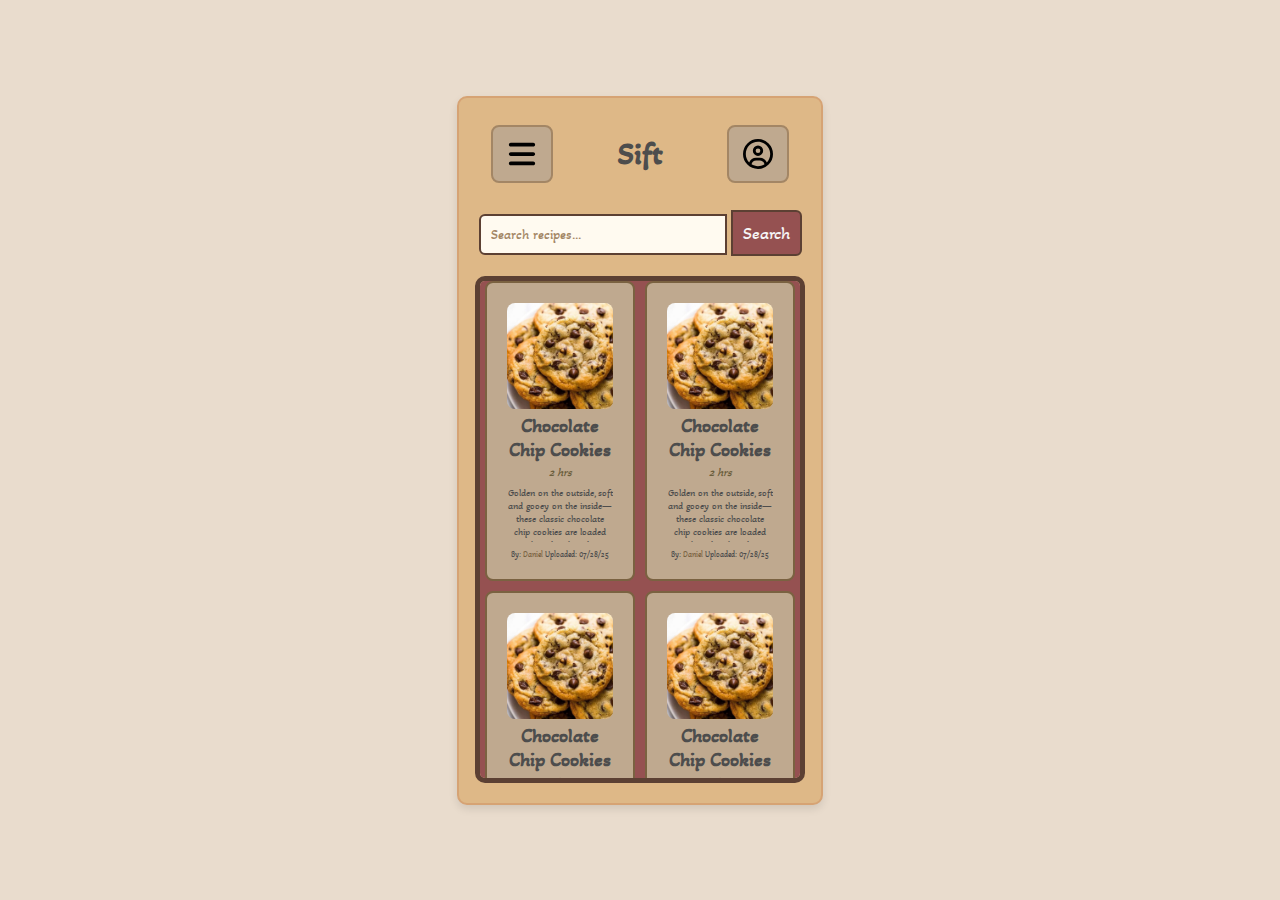
<file: index.html>
<!DOCTYPE html>
<html lang="en">
  <head>
    <meta charset="UTF-8" />
    <meta name="viewport" content="width=device-width, initial-scale=1.0" />
    <title>Sift</title>
    <link rel="stylesheet" href="/styles.css" />
    <link rel="preconnect" href="https://fonts.googleapis.com" />
    <link rel="preconnect" href="https://fonts.gstatic.com" crossorigin />
    <link
      href="https://fonts.googleapis.com/css2?family=Akaya+Kanadaka&display=swap"
      rel="stylesheet"
    />
  </head>
  <body>
    <div id="container">
      <nav id="top_nav">
        <div class="dropdown">
          <button id="menu_button">
            <img id="menu_icon" src="bars-solid.svg" alt="Menu" />
          </button>
          <div class="dropdown_menu" id="menu_dropdown">
            <a href="index.html" class="dropdown_box">Home</a>
            <a href="my_creations.html" class="dropdown_box">My Creations</a>
            <a href="settings.html" class="dropdown_box">Settings</a>
          </div>
        </div>

        <h1>Sift</h1>

        <div class="dropdown">
          <button id="profile_button">
            <img
              id="profile_icon"
              src="circle-user-regular.svg"
              alt="Profile"
            />
          </button>
          <div class="dropdown_menu" id="profile_dropdown">
            <a href="profile.html" class="dropdown_box">Profile</a>
            <a href="my_creations.html" class="dropdown_box">My Creations</a>
            <a href="sign_in.html" class="dropdown_box">Sign In</a>
            <a href="sign_up.html" class="dropdown_box">Sign Up</a>
            <button>Sign Out</button>
          </div>
        </div>
      </nav>

      <div id="search_container">
        <form id="search_form">
          <label for="search">
            <input type="search" id="search" placeholder="Search recipes..." />
          </label>
          <button type="submit" id="search_button">Search</button>
        </form>
      </div>

      <div id="box_container">
        <div class="box">
          <img class="food_image" src="food_image_01.jpg" />
          <p class="food_name">Chocolate Chip Cookies</p>
          <p class="food_time">2 hrs</p>
          <p class="food_description">
            Golden on the outside, soft and gooey on the inside—these classic
            chocolate chip cookies are loaded with melty chocolate chunks and
            just the right touch of brown sugar for a rich, comforting bite.
            Perfect with a glass of milk or straight from the baking sheet.
          </p>
          <p class="food_about">
            By: <a href="#">Daniel</a> Uploaded: 07/28/25
          </p>
        </div>
        <div class="box">
          <img class="food_image" src="food_image_01.jpg" />
          <p class="food_name">Chocolate Chip Cookies</p>
          <p class="food_time">2 hrs</p>
          <p class="food_description">
            Golden on the outside, soft and gooey on the inside—these classic
            chocolate chip cookies are loaded with melty chocolate chunks and
            just the right touch of brown sugar for a rich, comforting bite.
            Perfect with a glass of milk or straight from the baking sheet.
          </p>
          <p class="food_about">
            By: <a href="#">Daniel</a> Uploaded: 07/28/25
          </p>
        </div>
        <div class="box">
          <img class="food_image" src="food_image_01.jpg" />
          <p class="food_name">Chocolate Chip Cookies</p>
          <p class="food_time">2 hrs</p>
          <p class="food_description">
            Golden on the outside, soft and gooey on the inside—these classic
            chocolate chip cookies are loaded with melty chocolate chunks and
            just the right touch of brown sugar for a rich, comforting bite.
            Perfect with a glass of milk or straight from the baking sheet.
          </p>
          <p class="food_about">
            By: <a href="#">Daniel</a> Uploaded: 07/28/25
          </p>
        </div>
        <div class="box">
          <img class="food_image" src="food_image_01.jpg" />
          <p class="food_name">Chocolate Chip Cookies</p>
          <p class="food_time">2 hrs</p>
          <p class="food_description">
            Golden on the outside, soft and gooey on the inside—these classic
            chocolate chip cookies are loaded with melty chocolate chunks and
            just the right touch of brown sugar for a rich, comforting bite.
            Perfect with a glass of milk or straight from the baking sheet.
          </p>
          <p class="food_about">
            By: <a href="#">Daniel</a> Uploaded: 07/28/25
          </p>
        </div>
      </div>
    </div>
    <script src="script.js"></script>
  </body>
</html>
</file>
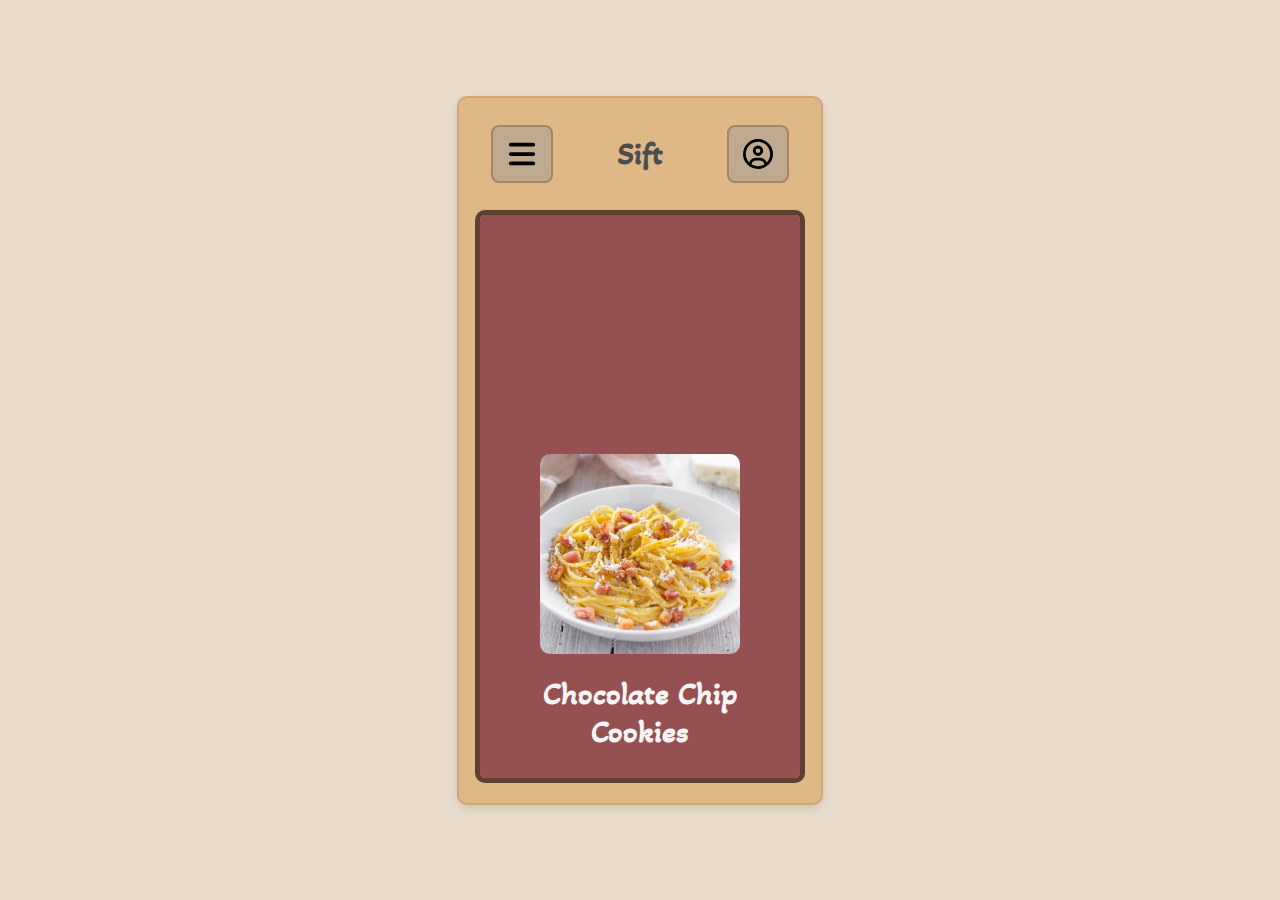
<file: food.html>
<!DOCTYPE html>
<html lang="en">
  <head>
    <meta charset="UTF-8" />
    <meta name="viewport" content="width=device-width, initial-scale=1.0" />
    <title>Sift</title>
    <link rel="stylesheet" href="/styles.css" />
    <link rel="preconnect" href="https://fonts.googleapis.com" />
    <link rel="preconnect" href="https://fonts.gstatic.com" crossorigin />
    <link
      href="https://fonts.googleapis.com/css2?family=Akaya+Kanadaka&display=swap"
      rel="stylesheet"
    />
  </head>
  <body>
    <div id="container">
      <nav id="top_nav">
        <div class="dropdown">
          <button id="menu_button">
            <img id="menu_icon" src="bars-solid.svg" alt="Menu" />
          </button>
          <div class="dropdown_menu" id="menu_dropdown">
            <a href="index.html" class="dropdown_box">Home</a>
            <a href="my_creations.html" class="dropdown_box">My Creations</a>
            <a href="settings.html" class="dropdown_box">Settings</a>
          </div>
        </div>

        <h1>Sift</h1>

        <div class="dropdown">
          <button id="profile_button">
            <img
              id="profile_icon"
              src="circle-user-regular.svg"
              alt="Profile"
            />
          </button>
          <div class="dropdown_menu" id="profile_dropdown">
            <a href="sign_in.html" class="dropdown_box">Sign In</a>
            <a href="sign_up.html" class="dropdown_box">Sign Up</a>
            <button class="dropdown_box" disabled>Log Out</button>
          </div>
        </div>
      </nav>

      <div id="food_container" style="color: whitesmoke">
        <span id="spacing"></span>
        <img class="food_thumbnail" src="medium.jpeg" alt="" />
        <h1 id="sign_in_text">Chocolate Chip Cookies</h1>
        <h2>Ingredients</h2>
        <ul id="food_ingredients">
          <li class="ingredient">
            <span class="food_ingredient_amount"> 1 &frac12 </span>
            <select class="unit-select" name="unit">
              <option value="cups">Cups</option>
              <option value="grams">Grams</option>
              <option value="ounces">Ounces</option>
            </select>
            <span class="food_ingredient">Butter</span>
          </li>
          <li class="ingredient">
            <span class="food_ingredient_amount"> 1 &frac12 </span>
            <span class="food_ingredient">AP Flour</span>
          </li>
          <li class="food_ingredient">AP Flour</li>
          <li class="food_ingredient">Chocolate Chips</li>
          <li class="food_ingredient">Sugar</li>
        </ul>
        <h2>Instructions</h2>
        <p class="food_instructions">hFDSDFU</p>
      </div>
    </div>
    <script src="script.js"></script>
  </body>
</html>
</file>
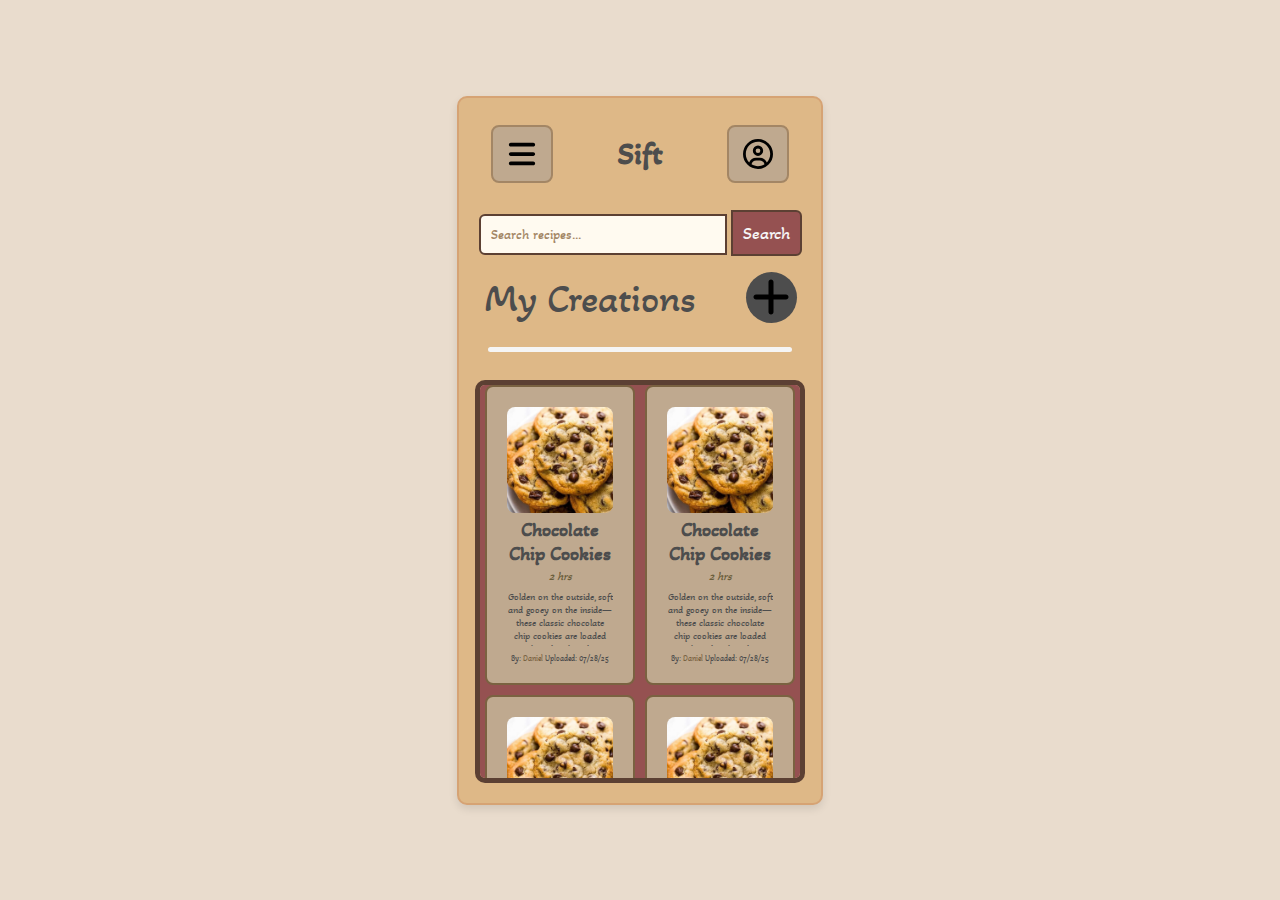
<file: my_creations.html>
<!DOCTYPE html>
<html lang="en">
  <head>
    <meta charset="UTF-8" />
    <meta name="viewport" content="width=device-width, initial-scale=1.0" />
    <title>Sift</title>
    <link rel="stylesheet" href="/styles.css" />
    <link rel="preconnect" href="https://fonts.googleapis.com" />
    <link rel="preconnect" href="https://fonts.gstatic.com" crossorigin />
    <link
      href="https://fonts.googleapis.com/css2?family=Akaya+Kanadaka&display=swap"
      rel="stylesheet"
    />
  </head>
  <body>
    <div id="container">
      <nav id="top_nav">
        <div class="dropdown">
          <button id="menu_button">
            <img id="menu_icon" src="bars-solid.svg" alt="Menu" />
          </button>
          <div class="dropdown_menu" id="menu_dropdown">
            <a href="index.html" class="dropdown_box">Home</a>
            <a href="my_creations.html" class="dropdown_box">My Creations</a>
            <a href="settings.html" class="dropdown_box">Settings</a>
          </div>
        </div>

        <h1>Sift</h1>

        <div class="dropdown">
          <button id="profile_button">
            <img
              id="profile_icon"
              src="circle-user-regular.svg"
              alt="Profile"
            />
          </button>
          <div class="dropdown_menu" id="profile_dropdown">
            <a href="profile.html" class="dropdown_box">Profile</a>
            <a href="my_creations.html" class="dropdown_box">My Creations</a>
            <a href="sign_in.html" class="dropdown_box">Sign In</a>
            <a href="sign_up.html" class="dropdown_box">Sign Up</a>
            <button>Sign Out</button>
          </div>
        </div>
      </nav>

      <div id="search_container">
        <form id="search_form">
          <label for="search">
            <input type="search" id="search" placeholder="Search recipes..." />
          </label>
          <button type="submit" id="search_button">Search</button>
        </form>
      </div>

      <p id="my_creations_header">
        <span id="my_creations_text">My Creations</span
        ><button id="my_creations_button">
          <img id="plus_icon" src="plus-solid-full.svg" alt="" />
        </button>
      </p>

      <hr class="line" />

      <div id="box_container">
        <div class="box">
          <img class="food_image" src="food_image_01.jpg" />
          <p class="food_name">Chocolate Chip Cookies</p>
          <p class="food_time">2 hrs</p>
          <p class="food_description">
            Golden on the outside, soft and gooey on the inside—these classic
            chocolate chip cookies are loaded with melty chocolate chunks and
            just the right touch of brown sugar for a rich, comforting bite.
            Perfect with a glass of milk or straight from the baking sheet.
          </p>
          <p class="food_about">
            By: <a href="#">Daniel</a> Uploaded: 07/28/25
          </p>
        </div>
        <div class="box">
          <img class="food_image" src="food_image_01.jpg" />
          <p class="food_name">Chocolate Chip Cookies</p>
          <p class="food_time">2 hrs</p>
          <p class="food_description">
            Golden on the outside, soft and gooey on the inside—these classic
            chocolate chip cookies are loaded with melty chocolate chunks and
            just the right touch of brown sugar for a rich, comforting bite.
            Perfect with a glass of milk or straight from the baking sheet.
          </p>
          <p class="food_about">
            By: <a href="#">Daniel</a> Uploaded: 07/28/25
          </p>
        </div>
        <div class="box">
          <img class="food_image" src="food_image_01.jpg" />
          <p class="food_name">Chocolate Chip Cookies</p>
          <p class="food_time">2 hrs</p>
          <p class="food_description">
            Golden on the outside, soft and gooey on the inside—these classic
            chocolate chip cookies are loaded with melty chocolate chunks and
            just the right touch of brown sugar for a rich, comforting bite.
            Perfect with a glass of milk or straight from the baking sheet.
          </p>
          <p class="food_about">
            By: <a href="#">Daniel</a> Uploaded: 07/28/25
          </p>
        </div>
        <div class="box">
          <img class="food_image" src="food_image_01.jpg" />
          <p class="food_name">Chocolate Chip Cookies</p>
          <p class="food_time">2 hrs</p>
          <p class="food_description">
            Golden on the outside, soft and gooey on the inside—these classic
            chocolate chip cookies are loaded with melty chocolate chunks and
            just the right touch of brown sugar for a rich, comforting bite.
            Perfect with a glass of milk or straight from the baking sheet.
          </p>
          <p class="food_about">
            By: <a href="#">Daniel</a> Uploaded: 07/28/25
          </p>
        </div>
        <div class="box">
          <img class="food_image" src="food_image_01.jpg" />
          <p class="food_name">Chocolate Chip Cookies</p>
          <p class="food_time">2 hrs</p>
          <p class="food_description">
            Golden on the outside, soft and gooey on the inside—these classic
            chocolate chip cookies are loaded with melty chocolate chunks and
            just the right touch of brown sugar for a rich, comforting bite.
            Perfect with a glass of milk or straight from the baking sheet.
          </p>
          <p class="food_about">
            By: <a href="#">Daniel</a> Uploaded: 07/28/25
          </p>
        </div>
        <div class="box">
          <img class="food_image" src="food_image_01.jpg" />
          <p class="food_name">Chocolate Chip Cookies</p>
          <p class="food_time">2 hrs</p>
          <p class="food_description">
            Golden on the outside, soft and gooey on the inside—these classic
            chocolate chip cookies are loaded with melty chocolate chunks and
            just the right touch of brown sugar for a rich, comforting bite.
            Perfect with a glass of milk or straight from the baking sheet.
          </p>
          <p class="food_about">
            By: <a href="#">Daniel</a> Uploaded: 07/28/25
          </p>
        </div>
      </div>
    </div>
    <script src="script.js"></script>
  </body>
</html>
</file>
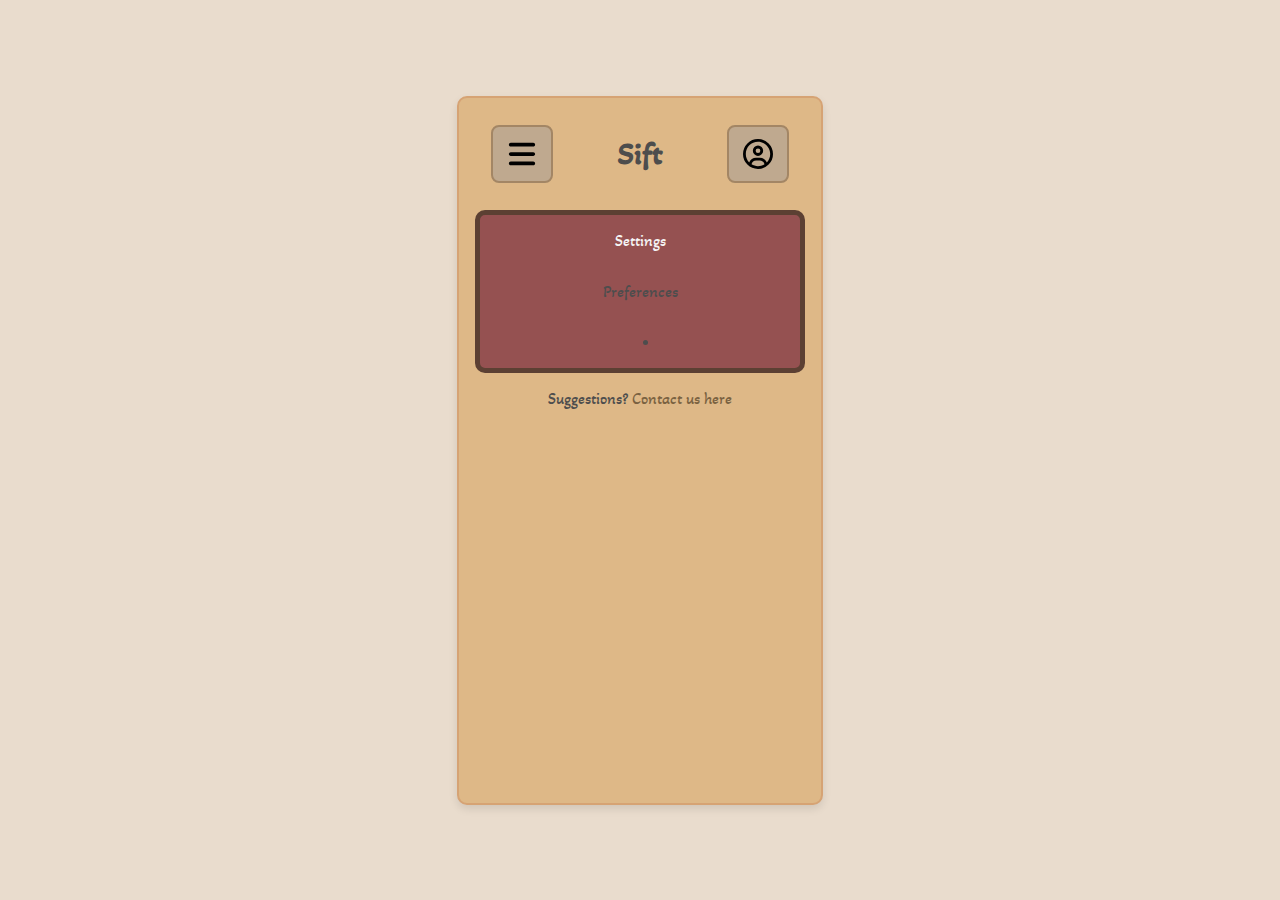
<file: settings.html>
<!DOCTYPE html>
<html lang="en">
  <head>
    <meta charset="UTF-8" />
    <meta name="viewport" content="width=device-width, initial-scale=1.0" />
    <title>Settings</title>
    <link rel="stylesheet" href="/styles.css" />
    <link rel="preconnect" href="https://fonts.googleapis.com" />
    <link rel="preconnect" href="https://fonts.gstatic.com" crossorigin />
    <link
      href="https://fonts.googleapis.com/css2?family=Akaya+Kanadaka&display=swap"
      rel="stylesheet"
    />
  </head>
  <body>
    <div id="container">
      <nav id="top_nav">
        <div class="dropdown">
          <button id="menu_button">
            <img id="menu_icon" src="bars-solid.svg" alt="Menu" />
          </button>
          <div class="dropdown_menu" id="menu_dropdown">
            <a href="index.html" class="dropdown_box">Home</a>
            <a href="my_creations.html" class="dropdown_box">My Creations</a>
            <a href="settings.html" class="dropdown_box">Settings</a>
          </div>
        </div>

        <h1>Sift</h1>

        <div class="dropdown">
          <button id="profile_button">
            <img
              id="profile_icon"
              src="circle-user-regular.svg"
              alt="Profile"
            />
          </button>
          <div class="dropdown_menu" id="profile_dropdown">
            <a href="sign_in.html" class="dropdown_box">Sign In</a>
            <a href="sign_up.html" class="dropdown_box">Sign Up</a>
            <a href="sign_up.html" class="dropdown_box">Sign Out</a>
          </div>
        </div>
      </nav>

      <div id="settings_container">
        <p id="settings_text">Settings</p>
        <p>Preferences</p>
        <ul>
          <li></li>
        </ul>
      </div>
      <p>Suggestions? <a href="contact.html">Contact us here</a></p>
    </div>
    <script src="script.js"></script>
    <script src="sign_in.js"></script>
  </body>
</html>
</file>
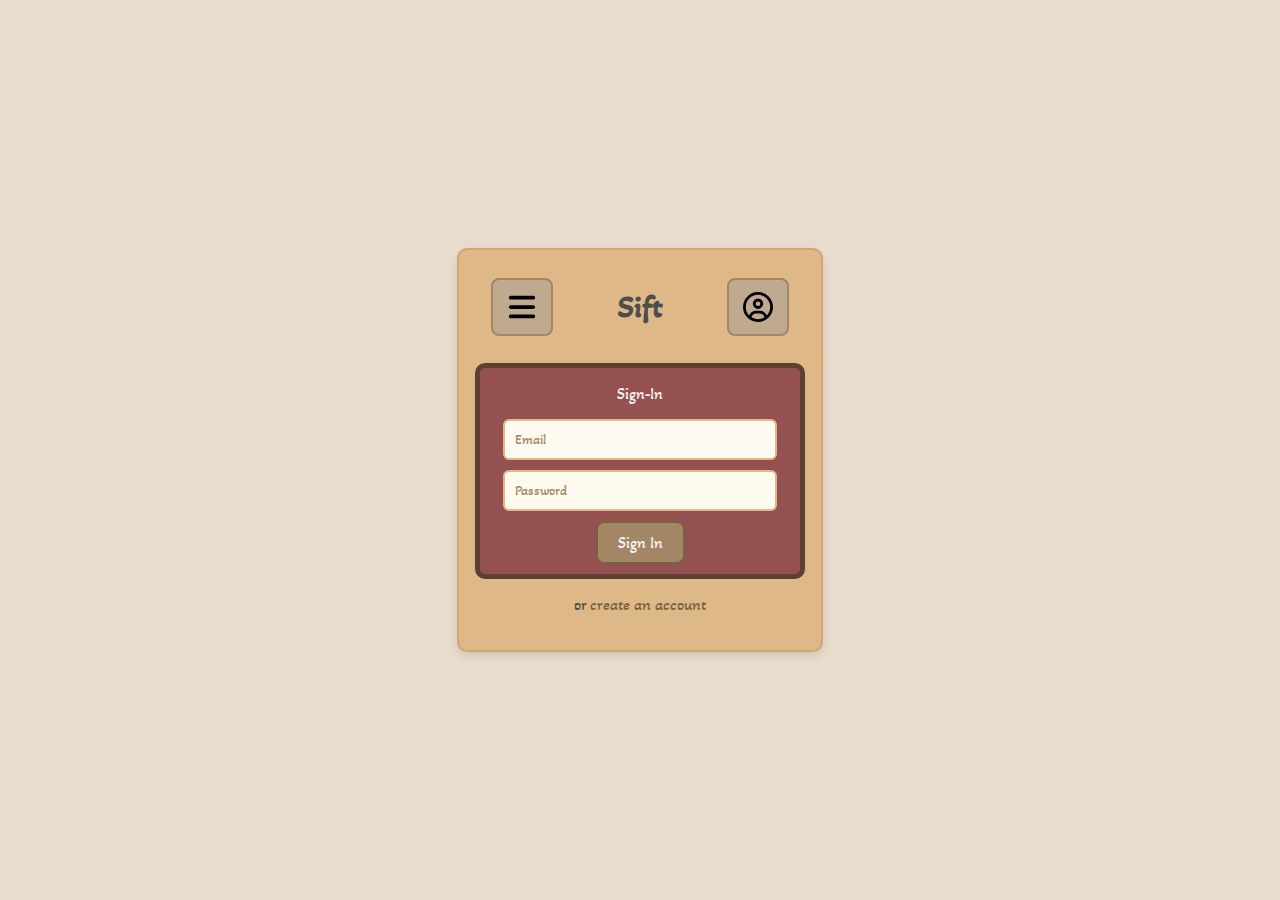
<file: sign_in.html>
<!DOCTYPE html>
<html lang="en">
  <head>
    <meta charset="UTF-8" />
    <meta name="viewport" content="width=device-width, initial-scale=1.0" />
    <title>Sign In</title>
    <link rel="stylesheet" href="/styles.css" />
    <link rel="preconnect" href="https://fonts.googleapis.com" />
    <link rel="preconnect" href="https://fonts.gstatic.com" crossorigin />
    <link
      href="https://fonts.googleapis.com/css2?family=Akaya+Kanadaka&display=swap"
      rel="stylesheet"
    />
  </head>
  <body>
    <div id="container">
      <nav id="top_nav">
        <div class="dropdown">
          <button id="menu_button">
            <img id="menu_icon" src="bars-solid.svg" alt="Menu" />
          </button>
          <div class="dropdown_menu" id="menu_dropdown">
            <a href="index.html" class="dropdown_box">Home</a>
            <a href="my_creations.html" class="dropdown_box">My Creations</a>
            <a href="settings.html" class="dropdown_box">Settings</a>
          </div>
        </div>

        <h1>Sift</h1>

        <div class="dropdown">
          <button id="profile_button">
            <img
              id="profile_icon"
              src="circle-user-regular.svg"
              alt="Profile"
            />
          </button>
          <div class="dropdown_menu" id="profile_dropdown">
            <a href="sign_in.html" class="dropdown_box">Sign In</a>
            <a href="sign_up.html" class="dropdown_box">Sign Up</a>
            <button class="dropdown_box" disabled>Log Out</button>
          </div>
        </div>
      </nav>

      <div id="sign_in_container">
        <p id="sign_in_text">Sign-In</p>
        <form id="sign_in_form">
          <label for="email">
            <input type="email" id="email" name="email" placeholder="Email" />
          </label>

          <br />

          <label for="password">
            <input
              type="password"
              id="password"
              name="password"
              placeholder="Password"
            />
          </label>

          <br />

          <button id="sign_in_button" type="submit">Sign In</button>
        </form>
      </div>
      <p>or <a href="#sign_up.html">create an account</a></p>
    </div>
    <script src="script.js"></script>
    <script src="sign_in.js"></script>
  </body>
</html>
</file>
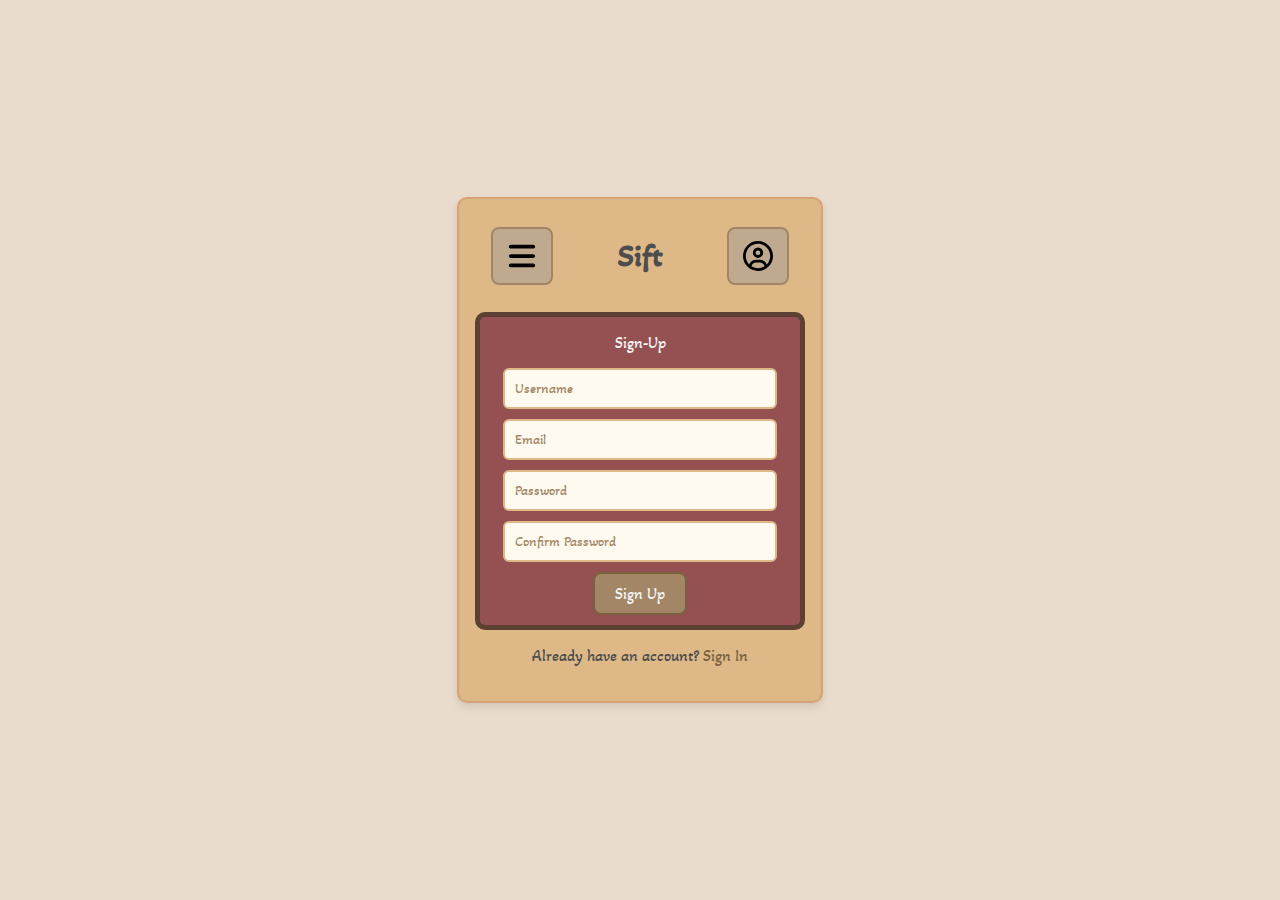
<file: sign_up.html>
<!DOCTYPE html>
<html lang="en">
  <head>
    <meta charset="UTF-8" />
    <meta name="viewport" content="width=device-width, initial-scale=1.0" />
    <title>Sign Up</title>
    <link rel="stylesheet" href="/styles.css" />
    <link rel="preconnect" href="https://fonts.googleapis.com" />
    <link rel="preconnect" href="https://fonts.gstatic.com" crossorigin />
    <link
      href="https://fonts.googleapis.com/css2?family=Akaya+Kanadaka&display=swap"
      rel="stylesheet"
    />
  </head>
  <body>
    <div id="container">
      <nav id="top_nav">
        <div class="dropdown">
          <button id="menu_button">
            <img id="menu_icon" src="bars-solid.svg" alt="Menu" />
          </button>
          <div class="dropdown_menu" id="menu_dropdown">
            <a href="index.html" class="dropdown_box">Home</a>
            <a href="my_creations.html" class="dropdown_box">My Creations</a>
            <a href="settings.html" class="dropdown_box">Settings</a>
          </div>
        </div>

        <h1>Sift</h1>

        <div class="dropdown">
          <button id="profile_button">
            <img
              id="profile_icon"
              src="circle-user-regular.svg"
              alt="Profile"
            />
          </button>
          <div class="dropdown_menu" id="profile_dropdown">
            <a href="sign_in.html" class="dropdown_box">Sign In</a>
            <a href="sign_up.html" class="dropdown_box">Sign Up</a>
            <button class="dropdown_box" disabled>Log Out</button>
          </div>
        </div>
      </nav>

      <div id="sign_up_container">
        <p id="sign_up_text">Sign-Up</p>
        <form id="sign_up_form">
          <label for="username">
            <input
              type="text"
              id="username"
              name="username"
              placeholder="Username"
              required
            />
          </label>
          <label for="email">
            <input
              type="email"
              id="email"
              name="email"
              placeholder="Email"
              required
            />
          </label>

          <br />

          <label for="password">
            <input
              type="password"
              id="password"
              name="password"
              placeholder="Password"
              required
            />
          </label>

          <br />

          <label for="confirm_password">
            <input
              type="password"
              id="confirm_password"
              name="confirm_password"
              placeholder="Confirm Password"
              required
            />
          </label>

          <button id="sign_up_button" type="submit">Sign Up</button>
        </form>
      </div>
      <p>Already have an account? <a href="sign_in.html">Sign In</a></p>
    </div>
    <script src="script.js"></script>
    <script src="sign_up.js"></script>
  </body>
</html>
</file>
<file: styles.css>
body {
  background-color: #e9dccd;
  color: #4d4d4d;
  font-family: "Akaya Kanadaka", system-ui;
  font-weight: 400;
  font-style: normal;
  display: flex;
  justify-content: center;
  align-items: center;
  height: 100vh;
  margin: 0px;
  text-align: center;
  overflow: hidden;
}

a {
  color: #7a6241;
  text-decoration: none;
}

#top_nav {
  display: flex;
  justify-content: space-between;
  align-items: center;
  padding: 1rem;
}

#menu_button,
#profile_button {
  background-color: #bfa98f; /* lighter brown */
  border: 2px solid #a38665;
  border-radius: 8px;
  padding: 0.5rem;
  transition: background-color 0.2s ease, border-color 0.2s ease;
  display: flex;
  align-items: center;
  justify-content: center;
}

#menu_button:active,
#profile_button:active {
  background-color: #a38665;
  border-color: #7a6241;
}

#menu_icon,
#profile_icon {
  width: 30px;
  height: 30px;
  padding: 4px 6px;
}

.dropdown {
  position: relative;
  display: inline-block;
}

.dropdown_menu {
  display: none;
  position: absolute;
  top: 100%;
  left: 0;
  background-color: #4d4d4d;
  border-radius: 8px;
  padding: 10px;
  margin-top: 5px;
  box-shadow: 0 4px 6px rgba(0, 0, 0, 0.3);
  min-width: 150px;
  z-index: 100;
}

.dropdown_box {
  background-color: #bfa98f;
  color: #4d4d4d;
  padding: 8px;
  margin-bottom: 5px;
  border-radius: 6px;
  cursor: pointer;
  text-align: center;
  display: block;
}

.dropdown_box:hover {
  background-color: #a38665;
  color: whitesmoke;
}

#container {
  display: flex;
  flex-direction: column;
  background-color: burlywood;
  padding: 0px 1rem;
  border-radius: 10px;
  border: 2px solid #d6a374;
  width: 330px;
  box-shadow: 0 4px 8px rgba(0, 0, 0, 0.1);
  margin-top: 0px;
  height: 685px;
  padding-bottom: 20px;
}

#search_container {
  display: flex;
  flex-direction: row;
  align-items: center;
  justify-content: center;
  align-content: center;
}

#search {
  border: 2px solid #5c4033;
  background-color: #fffaf0;
  color: #4d4d4d;
  padding: 10px;
  margin: 0px;
  border-radius: 6px 0px 0px 6px;
  font-family: "Akaya Kanadaka", system-ui;
  font-size: 14px;
  outline: none;
}

#search::placeholder {
  color: #a38665;
}

#search_button {
  all: unset;
  cursor: pointer;
  color: whitesmoke;
  background-color: rgb(149, 81, 81);
  border: 2px solid #5c4033;
  border-radius: 0px 6px 6px 0px;
  padding: 10px;
  margin: 0px;
  font-size: 18px;
}

#search_button:hover {
  background-color: #bfa98f;
  color: #4d4d4d;
}

#filter_button {
  display: flex;
  align-items: center;
  justify-content: center;
  gap: 8px;
  padding: 10px 16px;
  background-color: #e2c8a2;
  color: #4d4d4d;
  border: none;
  border-radius: 8px;
  font-size: 16px;
  font-weight: bold;
  cursor: pointer;
  transition: background-color 0.2s, transform 0.1s;
  box-shadow: 0 2px 5px rgba(0, 0, 0, 0.1);
  margin-bottom: 20px;
}

#filter_button:hover {
  background-color: #d6b88f;
}

#filter_button:active {
  background-color: #caa97e;
  transform: scale(0.98);
}

#filter_icon {
  width: 20px;
  height: 20px;
  display: inline-block;
}

#box_container {
  display: flex;
  flex-wrap: wrap;
  justify-content: center;
  align-items: flex-start;
  gap: 10px;
  overflow-y: scroll;
  height: 620px;
  background-color: rgb(149, 81, 81);
  border-color: #5c4033;
  border-width: 5px;
  border-style: solid;
  border-radius: 10px;
  margin-top: 20px;
}

.box {
  width: 150px;
  height: 300px;
  background-color: #bfa98f;
  border: 2px solid #7a6241;
  box-sizing: border-box;
  display: flex;
  flex-direction: column;
  align-items: center;
  border-radius: 8px;
  transition: background-color 0.24s ease, color 0.24s ease;
  overflow-y: auto;
  padding: 20px;
}

.box:hover {
  background-color: #a38665;
  color: whitesmoke;
  cursor: pointer;
}

.box:hover p {
  color: whitesmoke;
}
.food_image {
  max-width: 100%;
  height: auto;
  object-fit: contain;
  border-radius: 8px;
}

.food_name {
  font-size: 20px;
  font-weight: bold;
  margin: 0.3rem 0 0.2rem 0;
  text-align: center;
}

.food_time {
  font-size: 12px;
  color: #6b5e3c;
  margin: 0 0 0.5rem 0;
  text-align: center;
  font-style: italic;
}

.food_description {
  font-size: 10px;
  line-height: 1.3;
  color: #4d4d4d;
  text-align: center;
  margin: 0;
  max-height: 6em;
  overflow-y: auto;
  text-overflow: unset;
}

.food_about {
  text-align: center;
  font-size: 8px;
  margin-bottom: 0px;
}

/* SIGN_IN CSS */

#sign_in_container,
#sign_up_container,
#settings_container,
#food_container {
  display: flex;
  flex-direction: column;
  align-items: center;
  justify-content: center;
  background-color: rgb(149, 81, 81);
  border-color: #5c4033;
  border-width: 5px;
  border-style: solid;
  border-radius: 10px;
  padding: 20px;
  padding-top: 0px;
  padding-bottom: 0px;
}

#sign_in_text,
#sign_up_text,
#settings_text {
  color: whitesmoke;
  font-family: "Akaya Kanadaka", system-ui;
}

#email,
#password,
#username,
#confirm_password {
  border-style: solid;
  border-width: 2px;
  border-color: burlywood;
  background-color: #fffaf0;
  color: #4d4d4d;
  padding: 10px;
  margin: 0px 0 10px 0;
  border-radius: 6px;
  font-family: "Akaya Kanadaka", system-ui;
  font-size: 14px;
  width: 250px;
}

#email::placeholder,
#password::placeholder,
#username::placeholder,
#confirm_password::placeholder {
  color: #a38665;
}

#sign_in_button,
#sign_up_button {
  background-color: #a38665; /* warm brown */
  color: whitesmoke;
  border: 2px solid #7a6241; /* darker brown border */
  padding: 10px 20px;
  border-radius: 8px;
  font-size: 1rem;
  cursor: pointer;
  font-family: "Akaya Kanadaka";
  transition: background-color 0.3s ease, transform 0.2s ease;
  margin-bottom: 10px;
}

#sign_in_button:hover,
#sign_up_button:hover {
  background-color: #7a6241;
  transform: translateY(-2px);
}

#sign_in_button:active,
#sign_up_button:active {
  background-color: #5c4b2e;
  transform: scale(0.98);
}

.food_thumbnail {
  width: 200px;
  border-radius: 10px;
}

#spacing {
  width: 0px;
  height: 50px;
}

#food_container {
  overflow-y: scroll;
  height: 100vh;
  padding-top: 550px;
}

#my_creations_header {
  display: flex;
  flex-direction: row;
  gap: 50px;
  justify-content: center;
  align-items: center;
  margin: none;
}

#my_creations_text {
  display: inline-flex;
  font-size: 40px;
}

#plus_icon {
  display: inline;
  width: 50px;
  height: 50px;
}

#my_creations_button {
  width: 51px;
  height: 51px;
  background: none;
  border: none;
  padding: 0px;
  margin: 0px;
  background-color: #4d4d4d;
  border-radius: 40px;
}

#my_creations_button:active {
  background-color: #5c4b2e;
}

.line {
  background: whitesmoke;
  background-color: whitesmoke;
  height: 1px;
  width: 300px;
  border: solid whitesmoke 2px;
  border-radius: 3px;
}
</file>
